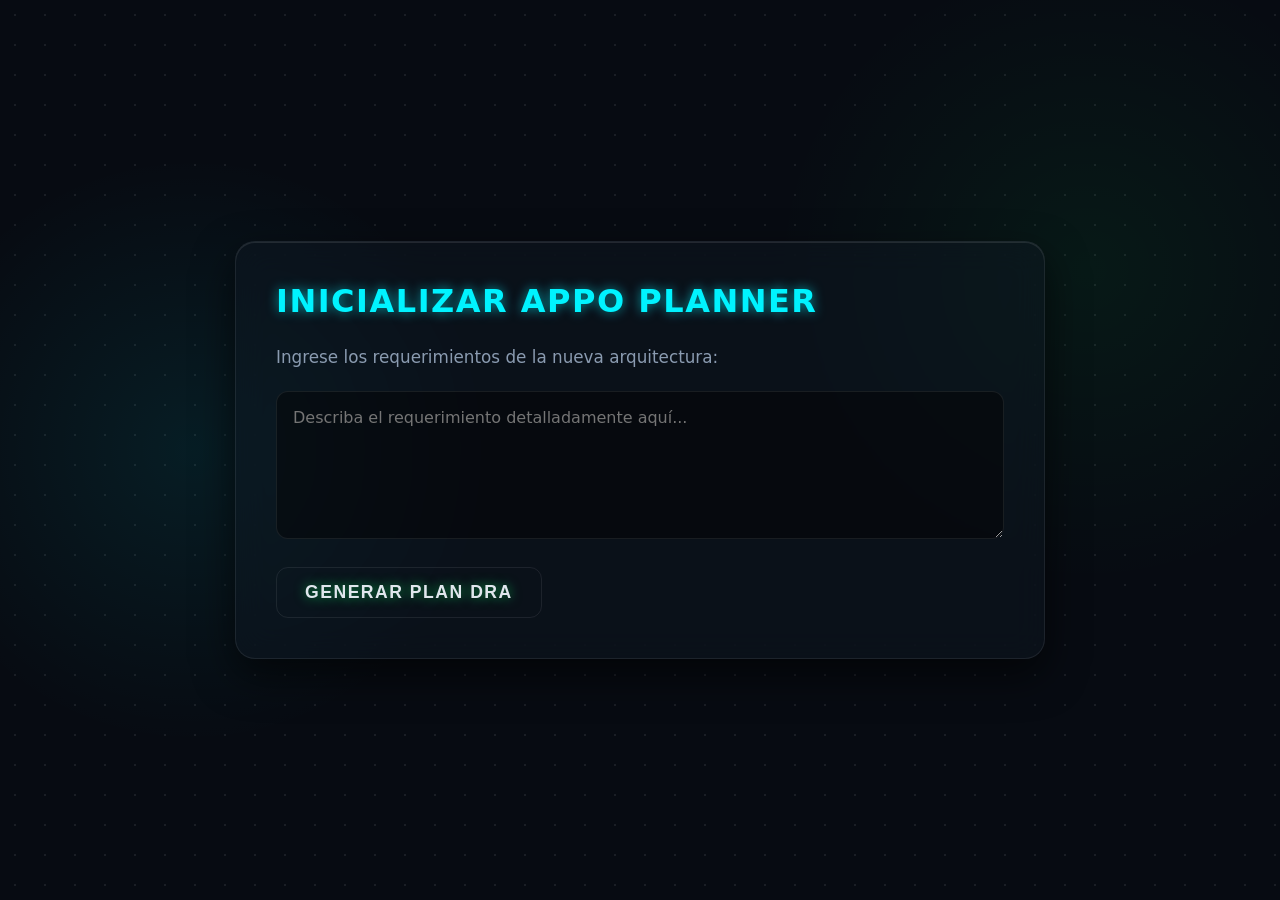
<file: APPO_Planner_Standalone/public/index.html>
<!DOCTYPE html>
<html lang="es">
<head>
    <meta charset="UTF-8">
    <meta name="viewport" content="width=device-width, initial-scale=1.0">
    <title>APPO Planner Standalone - SPA</title>
    <link rel="stylesheet" href="css/styles.css">
</head>
<body>
    <div id="app-container">
        <!-- Fase 1, Vista 1: Ingreso del requerimiento -->
        <section id="view-input" class="view active">
            <div class="glass-panel">
                <h1 class="neon-text blue-accent">Inicializar APPO Planner</h1>
                <p>Ingrese los requerimientos de la nueva arquitectura:</p>
                <textarea id="user-prompt" placeholder="Describa el requerimiento detalladamente aquí..." rows="6"></textarea>
                <button id="btn-submit" class="neon-btn green-accent">Generar Plan DRA</button>
            </div>
        </section>

        <!-- Fase 1, Vista 2: Pantalla de carga inmersiva -->
        <section id="view-loading" class="view">
            <div class="glass-panel text-center">
                <h2 class="neon-text blue-accent">Procesando Arquitectura</h2>
                <div class="terminal-loader">
                    <span class="text">Analizando requerimientos</span><span class="cursor blinking">_</span>
                </div>
                <div class="loader-spinner neon-spinner"></div>
            </div>
        </section>

        <!-- Fase 1, Vista 3: Panel del formulario dinámico (DRA) -->
        <section id="view-dra" class="view">
            <div class="glass-panel">
                <h2 class="neon-text green-accent">Documento de Requerimientos y Arquitectura (DRA)</h2>
                <p>Revise y edite los atributos generados por el planeador.</p>
                <div id="dra-dynamic-fields" class="dynamic-form">
                    <!-- Los campos dinámicos se renderizarán aquí -->
                </div>
                <div class="actions">
                    <button id="btn-save" class="neon-btn blue-accent">Guardar en masterSummary</button>
                </div>
            </div>
        </section>
    </div>
    
    <script src="js/app.js"></script>
</body>
</html>
</file>
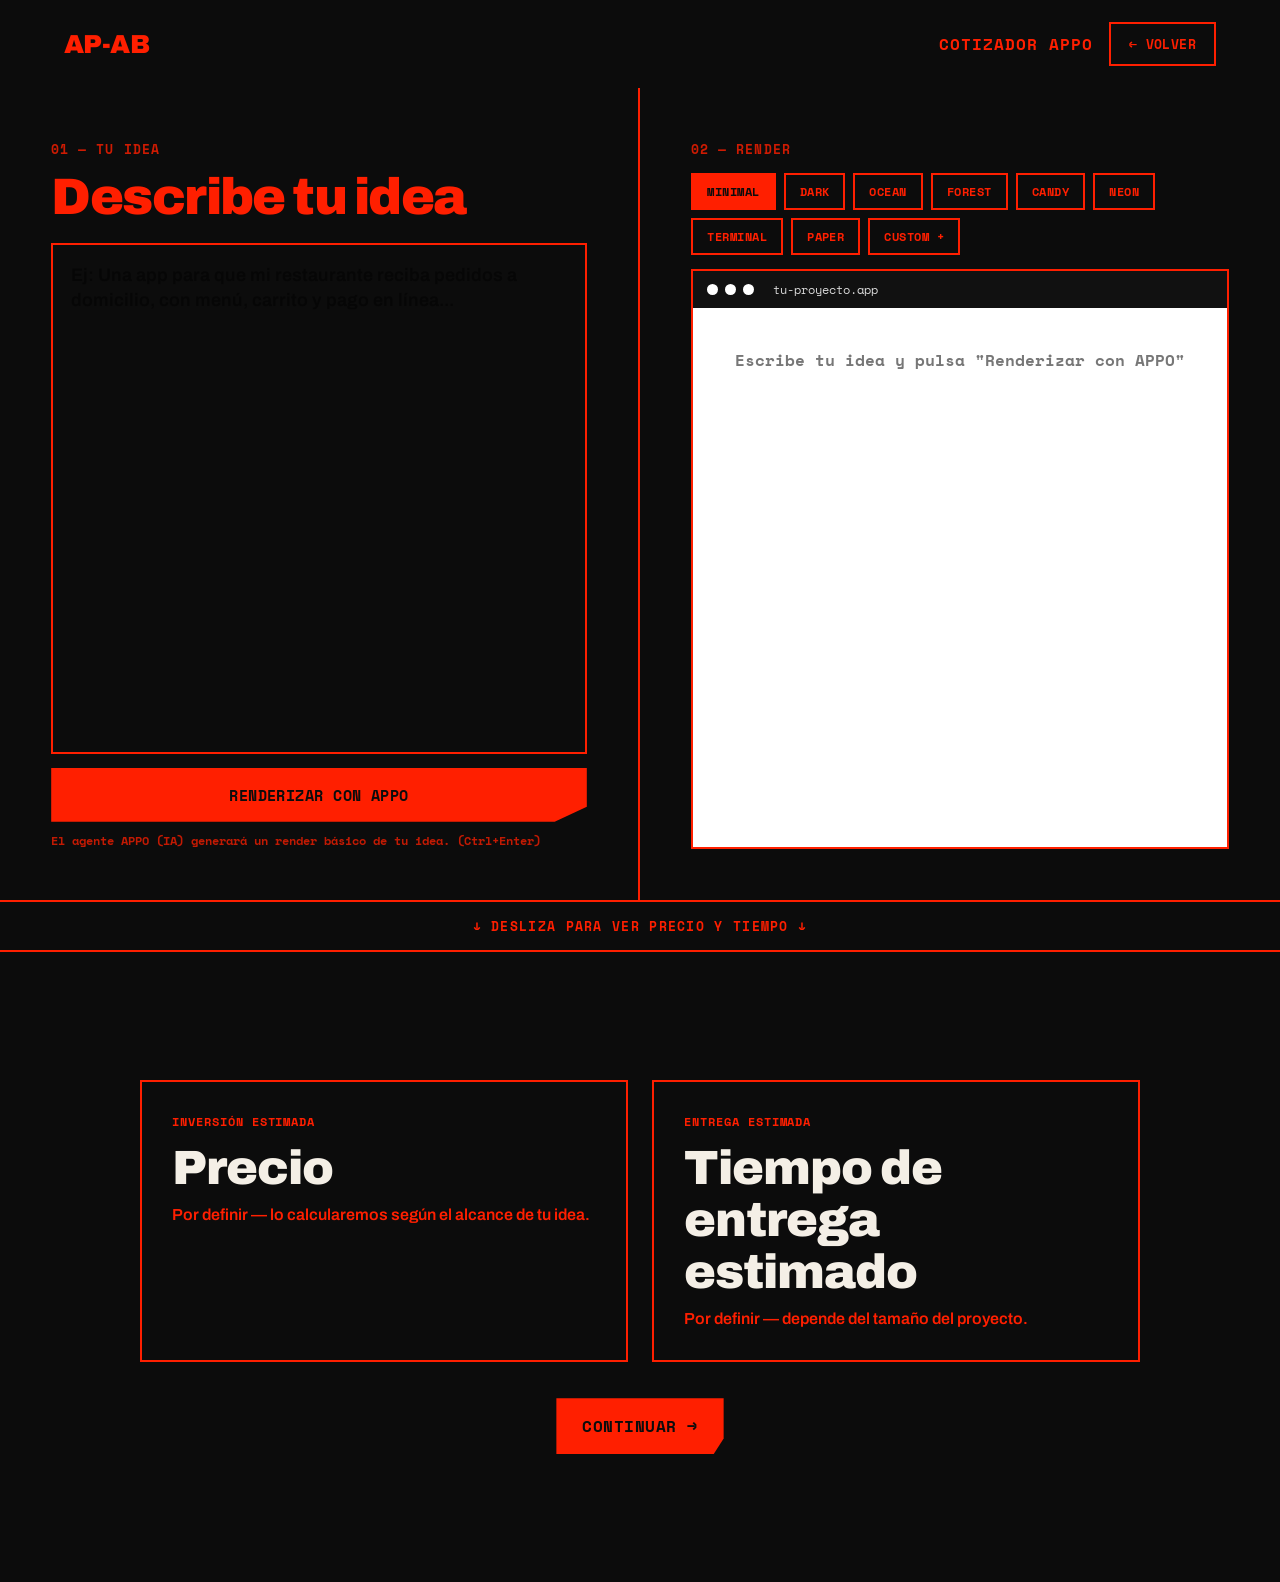
<file: cotizador.html>
<!DOCTYPE html>
<html lang="es">
<head>
  <meta charset="UTF-8" />
  <meta name="viewport" content="width=device-width, initial-scale=1.0" />
  <title>Cotizador — Ap-Ab</title>
  <link rel="preconnect" href="https://fonts.googleapis.com" />
  <link rel="preconnect" href="https://fonts.gstatic.com" crossorigin />
  <link href="https://fonts.googleapis.com/css2?family=Archivo:wght@600;700;800;900&family=Space+Mono:wght@400;700&display=swap" rel="stylesheet" />
  <link rel="stylesheet" href="styles.css" />
  <link rel="stylesheet" href="cotizador.css" />
</head>
<body class="cotizador">
  <div class="grain" aria-hidden="true"></div>

  <header class="topbar cz-top">
    <a class="brand" href="index.html">AP-AB</a>
    <div class="cz-top-right">
      <span class="cz-brand">Cotizador APPO</span>
      <a class="btn btn-ghost back" href="index.html">← Volver</a>
    </div>
  </header>

  <!-- ===== SPLIT: idea / render ===== -->
  <section class="split">
    <div class="split-half input-half">
      <span class="half-tag">01 — TU IDEA</span>
      <h1 class="cz-h1">Describe tu idea</h1>
      <textarea id="ideaInput" placeholder="Ej: Una app para que mi restaurante reciba pedidos a domicilio, con menú, carrito y pago en línea..."></textarea>
      <button class="btn btn-solid cz-gen" id="genBtn">Renderizar con APPO</button>
      <p class="cz-hint">El agente APPO (IA) generará un render básico de tu idea. (Ctrl+Enter)</p>
    </div>

    <div class="split-half render-half">
      <span class="half-tag">02 — RENDER</span>
      <div class="style-picker" id="stylePicker">
        <button data-theme="t-minimal" class="is-sel">Minimal</button>
        <button data-theme="t-dark">Dark</button>
        <button data-theme="t-ocean">Ocean</button>
        <button data-theme="t-forest">Forest</button>
        <button data-theme="t-candy">Candy</button>
        <button data-theme="t-neon">Neon</button>
        <button data-theme="t-terminal">Terminal</button>
        <button data-theme="t-paper">Paper</button>
        <button data-theme="t-custom" class="custom-btn">Custom +</button>
      </div>

      <div class="custom-panel" id="customPanel" hidden>
        <div class="cp-grid">
          <label>Fondo<input type="color" data-var="--t-bg" value="#ffffff"></label>
          <label>Texto<input type="color" data-var="--t-fg" value="#111111"></label>
          <label>Título<input type="color" data-var="--t-title" value="#111111"></label>
          <label>Acento<input type="color" data-var="--t-accent" value="#111111"></label>
          <label>Texto acento<input type="color" data-var="--t-accent-fg" value="#ffffff"></label>
          <label>Borde<input type="color" data-var="--t-border" value="#111111"></label>
          <label>Tarjeta<input type="color" data-var="--t-card" value="#ffffff"></label>
          <label>Barra<input type="color" data-var="--t-bar" value="#111111"></label>
          <label>Botón fondo<input type="color" data-var="--t-cta-bg" value="#111111"></label>
          <label>Botón texto<input type="color" data-var="--t-cta-fg" value="#ffffff"></label>
        </div>
        <div class="cp-row">
          <label>Fuente
            <select data-var="--t-font" id="cpFont">
              <option value="'Archivo',sans-serif">Archivo</option>
              <option value="'Space Mono',monospace">Space Mono</option>
              <option value="Georgia,serif">Georgia (serif)</option>
              <option value="'Courier New',monospace">Courier</option>
              <option value="system-ui,sans-serif">Sistema</option>
            </select>
          </label>
          <label>Bordes redondeados
            <input type="range" data-var="--t-radius" min="0" max="24" value="0" id="cpRadius">
          </label>
          <label>Tamaño base
            <input type="range" data-var="--t-base" min="13" max="22" value="16" id="cpBase">
          </label>
        </div>
      </div>

      <div class="browser t-minimal" id="browser">
        <div class="browser-bar">
          <span></span><span></span><span></span>
          <em id="renderUrl">tu-proyecto.app</em>
        </div>
        <div class="browser-body" id="renderBody">
          <div class="render-empty">Tu idea aparecerá aquí</div>
        </div>
      </div>
    </div>
  </section>

  <div class="scroll-cue">↓ DESLIZA PARA VER PRECIO Y TIEMPO ↓</div>

  <!-- ===== PRECIO / TIEMPO ===== -->
  <section class="pricing">
    <div class="price-grid">
      <div class="price-card">
        <span class="card-tag">INVERSIÓN ESTIMADA</span>
        <h2 class="price-value">Precio</h2>
        <p>Por definir — lo calcularemos según el alcance de tu idea.</p>
      </div>
      <div class="price-card">
        <span class="card-tag">ENTREGA ESTIMADA</span>
        <h2 class="price-value">Tiempo de entrega estimado</h2>
        <p>Por definir — depende del tamaño del proyecto.</p>
      </div>
    </div>
    <a class="btn btn-solid cz-final" href="proceso.html" id="finalCta">Continuar →</a>
  </section>

  <script src="cotizador.js"></script>
</body>
</html>
</file>
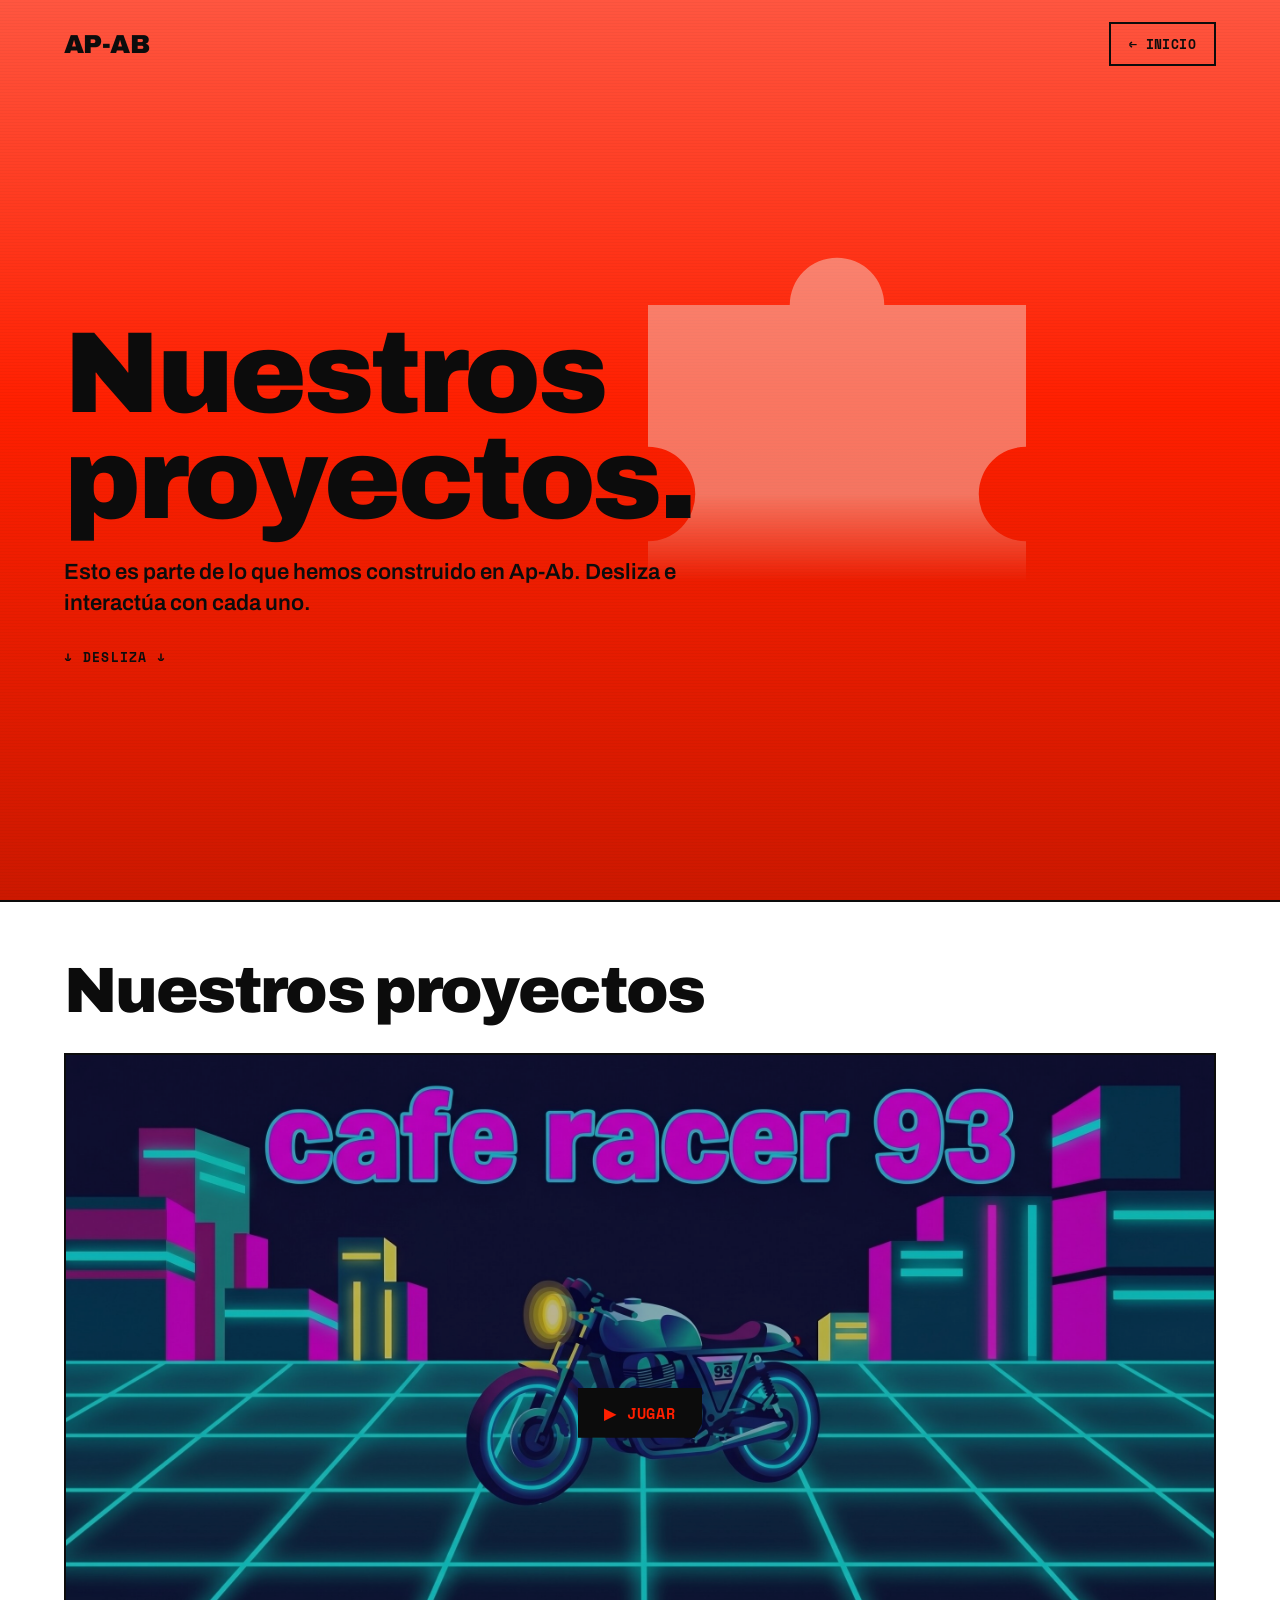
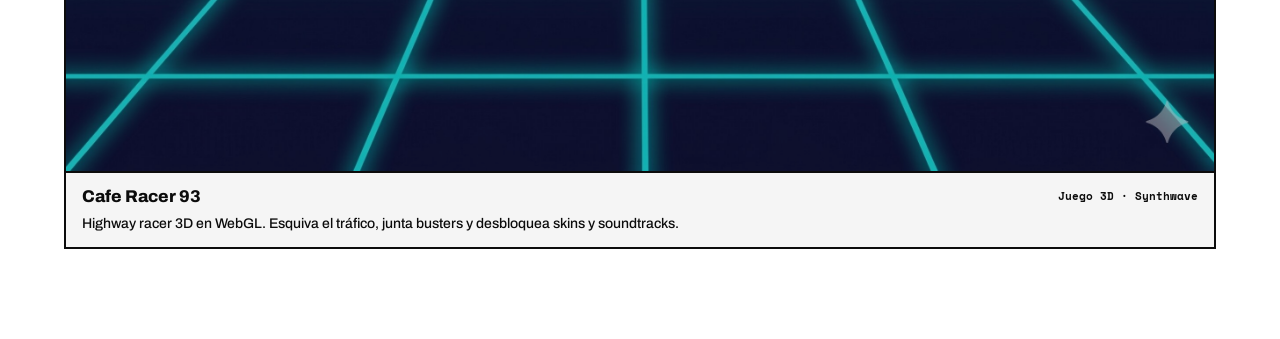
<file: proyectos.html>
<!DOCTYPE html>
<html lang="es">
<head>
  <meta charset="UTF-8" />
  <meta name="viewport" content="width=device-width, initial-scale=1.0" />
  <title>Nuestros proyectos — Ap-Ab</title>
  <link rel="preconnect" href="https://fonts.googleapis.com" />
  <link rel="preconnect" href="https://fonts.gstatic.com" crossorigin />
  <link href="https://fonts.googleapis.com/css2?family=Archivo:wght@600;700;800;900&family=Space+Mono:wght@400;700&display=swap" rel="stylesheet" />
  <link rel="stylesheet" href="styles.css" />
  <link rel="stylesheet" href="proceso.css" />
</head>
<body class="proceso">
  <div class="grain" aria-hidden="true"></div>

  <header class="topbar pr-top">
    <a class="brand" href="index.html">AP-AB</a>
    <a class="btn btn-ghost back" href="index.html">← Inicio</a>
  </header>

  <section class="gracias">
    <div class="gracias-hero">
      <!-- Pieza de rompecabezas de fondo (off-white); scrollea con el título -->
      <div class="puzzlemark" aria-hidden="true">
        <svg viewBox="0 0 200 200" xmlns="http://www.w3.org/2000/svg">
          <path d="M40 40 H85 a15 15 0 1 1 30 0 H160 V85 a15 15 0 1 0 0 30 V160 H115 a15 15 0 1 1 -30 0 H40 V115 a15 15 0 1 0 0 -30 Z"/>
        </svg>
      </div>
      <h1 class="gracias-typed" id="graciasMsg" hidden></h1>
      <h1 class="gracias-default" id="graciasTitle">Nuestros<br />proyectos.</h1>
      <p class="gracias-sub">Esto es parte de lo que hemos construido en Ap-Ab. Desliza e interactúa con cada uno.</p>
      <span class="scroll-cue">↓ DESLIZA ↓</span>
    </div>

    <div class="gallery" id="galeria">
      <h2 class="gallery-title">Nuestros proyectos</h2>
      <div class="gallery-grid" id="galleryGrid"><!-- se llena con JS --></div>
    </div>
  </section>

  <!-- Overlay para jugar a pantalla completa -->
  <div class="play-overlay" id="playOverlay" hidden>
    <div class="play-bar">
      <span class="play-title" id="playTitle"></span>
      <button class="play-close" id="playClose" aria-label="Cerrar">✕ CERRAR</button>
    </div>
    <iframe class="play-frame" id="playFrame" title="Proyecto"
      allow="autoplay; fullscreen; gamepad; pointer-lock"
      sandbox="allow-scripts allow-same-origin allow-forms allow-popups allow-pointer-lock"></iframe>
  </div>

  <script src="projects.js"></script>
  <script>
    // El mensaje de "gracias" (animado tipo terminal) solo si se llega desde el envío del correo
    if (new URLSearchParams(location.search).get("from") === "lead") {
      const title = document.getElementById("graciasTitle");
      const sub = document.querySelector(".gracias-sub");
      const msg = document.getElementById("graciasMsg");
      title.hidden = true;
      if (sub) sub.hidden = true;
      msg.hidden = false;

      const text = "> Nos pondremos en contacto contigo_";
      let i = 0;
      const caret = '<span class="caret">▋</span>';
      (function type() {
        msg.innerHTML = text.slice(0, i) + caret;
        if (i < text.length) { i++; setTimeout(type, 55); }
      })();
    }

    const grid = document.getElementById("galleryGrid");
    const projects = (window.PROJECTS || []);
    const esc = (s) => String(s == null ? "" : s).replace(/[&<>"]/g, c => ({ "&": "&amp;", "<": "&lt;", ">": "&gt;", '"': "&quot;" }[c]));

    if (!projects.length) {
      grid.innerHTML = '<div class="project-card empty">Próximamente: aquí podrás interactuar con nuestras apps.</div>';
    } else {
      grid.innerHTML = projects.map((p, i) => `
        <div class="project-card">
          <div class="project-poster" ${p.poster ? `style="background-image:url('${esc(p.poster)}')"` : ""}>
            <button class="project-play" data-i="${i}" aria-label="Jugar ${esc(p.nombre)}">▶ JUGAR</button>
          </div>
          <div class="project-body">
            <div class="project-head"><b>${esc(p.nombre || "Proyecto")}</b><span>${esc(p.tag || "")}</span></div>
            ${p.desc ? `<p class="project-desc">${esc(p.desc)}</p>` : ""}
          </div>
        </div>
      `).join("");

      const overlay = document.getElementById("playOverlay");
      const frame = document.getElementById("playFrame");
      const playTitle = document.getElementById("playTitle");

      function openPlay(p) {
        playTitle.textContent = p.nombre || "Proyecto";
        frame.src = p.url;
        overlay.hidden = false;
        document.body.style.overflow = "hidden";
        setTimeout(() => frame.focus(), 100);
      }
      function closePlay() {
        overlay.hidden = true;
        frame.src = "about:blank";
        document.body.style.overflow = "";
      }
      grid.querySelectorAll(".project-play").forEach(btn => {
        btn.addEventListener("click", () => openPlay(projects[+btn.dataset.i]));
      });
      document.getElementById("playClose").addEventListener("click", closePlay);
      document.addEventListener("keydown", e => { if (e.key === "Escape" && !overlay.hidden) closePlay(); });
    }
  </script>
</body>
</html>
</file>
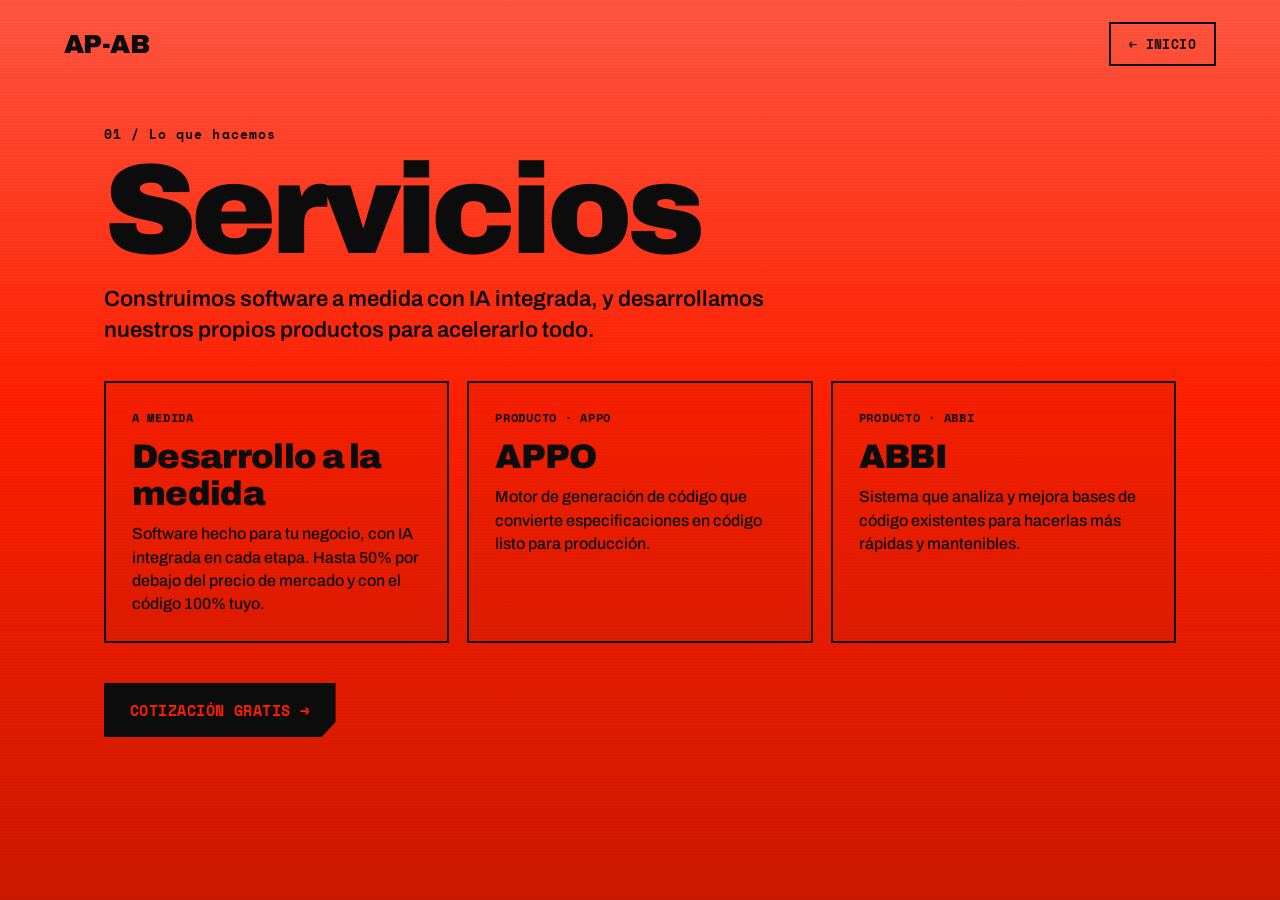
<file: servicios.html>
<!DOCTYPE html>
<html lang="es">
<head>
  <meta charset="UTF-8" />
  <meta name="viewport" content="width=device-width, initial-scale=1.0" />
  <title>Servicios — Ap-Ab</title>
  <link rel="preconnect" href="https://fonts.googleapis.com" />
  <link rel="preconnect" href="https://fonts.gstatic.com" crossorigin />
  <link href="https://fonts.googleapis.com/css2?family=Archivo:wght@600;700;800;900&family=Space+Mono:wght@400;700&display=swap" rel="stylesheet" />
  <link rel="stylesheet" href="styles.css" />
  <link rel="stylesheet" href="servicios.css" />
</head>
<body class="servicios-page">
  <div class="grain" aria-hidden="true"></div>

  <header class="topbar sv-top">
    <a class="brand" href="index.html">AP-AB</a>
    <a class="btn btn-ghost back" href="index.html">← Inicio</a>
  </header>

  <main class="sv-main">
    <div class="sv-head">
      <span class="sv-tag">01 / Lo que hacemos</span>
      <h1 class="sv-title">Servicios</h1>
      <p class="sv-lead">Construimos software a medida con IA integrada, y desarrollamos nuestros propios productos para acelerarlo todo.</p>
    </div>

    <div class="sv-grid">
      <article class="sv-card">
        <span class="card-tag">A MEDIDA</span>
        <h2>Desarrollo a la medida</h2>
        <p>Software hecho para tu negocio, con IA integrada en cada etapa. Hasta 50% por debajo del precio de mercado y con el código 100% tuyo.</p>
      </article>
      <article class="sv-card">
        <span class="card-tag">PRODUCTO · APPO</span>
        <h2>APPO</h2>
        <p>Motor de generación de código que convierte especificaciones en código listo para producción.</p>
      </article>
      <article class="sv-card">
        <span class="card-tag">PRODUCTO · ABBI</span>
        <h2>ABBI</h2>
        <p>Sistema que analiza y mejora bases de código existentes para hacerlas más rápidas y mantenibles.</p>
      </article>
    </div>

    <div class="sv-actions">
      <a class="btn btn-solid" href="cotizador.html">Cotización gratis →</a>
    </div>
  </main>
</body>
</html>
</file>
<file: APPO_Planner_Standalone/public/css/styles.css>
/* 
 * Motor de Estilos - APPO Planner Standalone
 * Implementación Glassmorphism Puro y Neon Accents
 */

:root {
    --bg-dark: #070b12;
    --glass-bg: rgba(16, 25, 36, 0.45);
    --glass-border: rgba(255, 255, 255, 0.08);
    --neon-blue: #00f3ff;
    --neon-green: #00ff66;
    --neon-red: #ff0055;
    --text-main: #e0e6ed;
    --text-muted: #8a9bb0;
    --font-family: 'Inter', 'Segoe UI', system-ui, sans-serif;
}

* {
    box-sizing: border-box;
    margin: 0;
    padding: 0;
}

body {
    background-color: var(--bg-dark);
    color: var(--text-main);
    font-family: var(--font-family);
    min-height: 100vh;
    display: flex;
    justify-content: center;
    align-items: center;
    overflow: hidden;
    /* Fondo estilo tech / cyber */
    background-image: 
        radial-gradient(circle at 15% 50%, rgba(0, 243, 255, 0.08), transparent 25%),
        radial-gradient(circle at 85% 30%, rgba(0, 255, 102, 0.06), transparent 25%),
        radial-gradient(var(--glass-border) 1px, transparent 1px);
    background-size: 100% 100%, 100% 100%, 30px 30px;
    background-attachment: fixed;
}

#app-container {
    width: 100%;
    max-width: 850px;
    padding: 20px;
    position: relative;
    z-index: 10;
}

/* Manejo de vistas SPA */
.view {
    display: none;
    opacity: 0;
}

.view.active {
    display: flex;
    flex-direction: column;
    animation: fadeSlideIn 0.6s cubic-bezier(0.16, 1, 0.3, 1) forwards;
}

/* Glassmorphism Puro */
.glass-panel {
    background: var(--glass-bg);
    backdrop-filter: blur(16px);
    -webkit-backdrop-filter: blur(16px);
    border: 1px solid var(--glass-border);
    border-radius: 20px;
    padding: 40px;
    box-shadow: 0 16px 40px rgba(0, 0, 0, 0.6), inset 0 1px 0 rgba(255, 255, 255, 0.1);
    transition: transform 0.3s ease, box-shadow 0.3s ease;
}

.text-center {
    text-align: center;
}

/* Tipografía y Acentos Neón */
h1, h2 {
    margin-bottom: 24px;
    font-weight: 700;
    letter-spacing: 1.5px;
    font-size: 2rem;
}

.neon-text {
    text-transform: uppercase;
}

.blue-accent {
    color: var(--neon-blue);
    text-shadow: 0 0 12px rgba(0, 243, 255, 0.6);
}

.green-accent {
    color: var(--neon-green);
    text-shadow: 0 0 12px rgba(0, 255, 102, 0.6);
}

.red-accent {
    color: var(--neon-red);
    text-shadow: 0 0 12px rgba(255, 0, 85, 0.6);
}

p {
    margin-bottom: 20px;
    font-size: 1.05rem;
    color: var(--text-muted);
    line-height: 1.6;
}

/* Elementos de Formulario */
textarea, input[type="text"] {
    width: 100%;
    background: rgba(0, 0, 0, 0.4);
    border: 1px solid var(--glass-border);
    color: var(--text-main);
    padding: 16px;
    border-radius: 12px;
    font-family: inherit;
    font-size: 1rem;
    margin-bottom: 24px;
    outline: none;
    transition: border-color 0.3s ease, box-shadow 0.3s ease, background 0.3s ease;
}

textarea:focus, input[type="text"]:focus {
    border-color: var(--neon-blue);
    background: rgba(0, 243, 255, 0.05);
    box-shadow: 0 0 12px rgba(0, 243, 255, 0.3), inset 0 0 8px rgba(0, 243, 255, 0.1);
}

textarea {
    resize: vertical;
    min-height: 140px;
}

/* Botones Neón */
.neon-btn {
    background: transparent;
    color: var(--text-main);
    border: 1px solid var(--glass-border);
    padding: 14px 28px;
    border-radius: 12px;
    cursor: pointer;
    font-size: 1.1rem;
    font-weight: 600;
    text-transform: uppercase;
    letter-spacing: 1.5px;
    transition: all 0.3s ease;
    display: inline-flex;
    align-items: center;
    justify-content: center;
}

.neon-btn.green-accent:hover {
    border-color: var(--neon-green);
    background: rgba(0, 255, 102, 0.15);
    box-shadow: 0 0 20px rgba(0, 255, 102, 0.5);
    color: #fff;
    transform: translateY(-2px);
}

.neon-btn.blue-accent:hover {
    border-color: var(--neon-blue);
    background: rgba(0, 243, 255, 0.15);
    box-shadow: 0 0 20px rgba(0, 243, 255, 0.5);
    color: #fff;
    transform: translateY(-2px);
}

.actions {
    margin-top: 30px;
    text-align: right;
}

/* Animaciones de Carga (Loader Inmersivo) */
.terminal-loader {
    margin: 40px 0 20px;
    font-family: 'Courier New', Courier, monospace;
    font-size: 1.4rem;
    color: var(--neon-blue);
    letter-spacing: 2px;
}

.cursor.blinking {
    animation: blink 1s step-end infinite;
    display: inline-block;
    width: 12px;
    height: 1.4rem;
    background-color: var(--neon-blue);
    vertical-align: bottom;
    margin-left: 4px;
}

.loader-spinner {
    width: 60px;
    height: 60px;
    border: 3px solid transparent;
    border-top-color: var(--neon-blue);
    border-right-color: var(--neon-green);
    border-radius: 50%;
    margin: 30px auto 0;
    animation: spin 1.2s cubic-bezier(0.68, -0.55, 0.265, 1.55) infinite;
}

/* Formulario Dinámico DRA */
.dynamic-form {
    max-height: 55vh;
    overflow-y: auto;
    padding-right: 15px;
    margin-bottom: 20px;
}

/* Custom Scrollbar */
.dynamic-form::-webkit-scrollbar {
    width: 8px;
}

.dynamic-form::-webkit-scrollbar-track {
    background: rgba(0, 0, 0, 0.3);
    border-radius: 4px;
}

.dynamic-form::-webkit-scrollbar-thumb {
    background: rgba(255, 255, 255, 0.2);
    border-radius: 4px;
}

.dynamic-form::-webkit-scrollbar-thumb:hover {
    background: var(--neon-blue);
}

.form-group {
    margin-bottom: 20px;
    text-align: left;
}

.form-group label {
    display: block;
    margin-bottom: 8px;
    font-weight: 600;
    color: var(--neon-blue);
    text-transform: capitalize;
    font-size: 0.95rem;
    letter-spacing: 0.5px;
}

/* Keyframes */
@keyframes fadeSlideIn {
    from { 
        opacity: 0; 
        transform: translateY(20px) scale(0.98); 
    }
    to { 
        opacity: 1; 
        transform: translateY(0) scale(1); 
    }
}

@keyframes blink {
    0%, 100% { opacity: 1; }
    50% { opacity: 0; }
}

@keyframes spin {
    0% { transform: rotate(0deg); }
    100% { transform: rotate(360deg); }
}
</file>
<file: styles.css>
:root{
  --orange:#ff1f00;
  --orange-2:#ff4a2e;
  --ink:#0c0c0c;
  --paper:#ff1f00;
  --off:#f4efe6;   /* blanco hueso / off-white para detalles */
  --orange-lo:#ff5640;  /* naranja claro del manual */
  --orange-hi:#cc1800;  /* naranja oscuro del manual */
}

/* Gradiente descendente del color principal (todas las páginas menos cotización) */
body:not(.cotizador){
  background:linear-gradient(180deg,var(--orange-lo) 0%,var(--paper) 45%,var(--orange-hi) 100%);
  background-attachment:fixed;
}

*{box-sizing:border-box;margin:0;padding:0}
html,body{height:100%}
body{
  font-family:"Archivo",system-ui,sans-serif;
  background:var(--paper);
  color:var(--ink);
  height:100vh;
  overflow:hidden;            /* sin scroll */
  display:flex;
  flex-direction:column;
  position:relative;
}

/* texture + giant watermark */
.grain{
  position:fixed;inset:0;pointer-events:none;z-index:1;
  background:
    repeating-linear-gradient(0deg,rgba(0,0,0,.05) 0 1px,transparent 1px 3px);
  mix-blend-mode:multiply;opacity:.5;
}
.bigmark{
  position:fixed;right:-4vw;bottom:-12vh;z-index:0;
  font-weight:900;font-size:48vh;line-height:.8;
  color:rgba(0,0,0,.06);letter-spacing:-.05em;pointer-events:none;user-select:none;
}

/* ===== TOPBAR ===== */
.topbar{
  position:relative;z-index:40;
  display:flex;align-items:center;justify-content:space-between;
  padding:22px clamp(20px,5vw,64px);
  padding-right:max(clamp(20px,5vw,64px),74px);
}

/* Logo de texto editable (cambia fuente/color aquí) */
.brand{
  font-family:"Archivo",sans-serif;font-weight:900;
  font-size:26px;letter-spacing:-.02em;color:var(--ink);
  text-decoration:none;cursor:pointer;line-height:1;
}
.logo{
  font-weight:900;font-size:26px;letter-spacing:.04em;cursor:pointer;
}
.tabs{display:flex;gap:8px;align-items:center}
.tab{
  font-family:"Space Mono",monospace;font-weight:700;font-size:14px;
  letter-spacing:.02em;text-transform:uppercase;
  background:transparent;border:0;color:var(--ink);cursor:pointer;
  padding:10px 16px;border-radius:2px;opacity:.7;transition:.15s;
}
.tab:hover{opacity:1}
.tab.is-active{opacity:1;background:rgba(0,0,0,.08)}
.tab.cta{
  background:var(--ink);color:var(--paper);opacity:1;
  clip-path:polygon(0 0,100% 0,100% 70%,92% 100%,0 100%);
  padding:11px 20px;
}
.tab.cta.is-active{background:var(--ink)}
/* Botón hamburguesa (3 barras dibujadas, siempre visible) */
.menu-toggle{display:none;background:none;border:0;cursor:pointer;
  width:46px;height:46px;padding:0;align-items:center;justify-content:center;z-index:30}
.mt-bars{position:relative;display:block;width:26px;height:18px}
.mt-bars span{position:absolute;left:0;width:100%;height:3px;background:var(--ink);border-radius:2px;
  transition:transform .25s ease,opacity .2s ease}
.mt-bars span:nth-child(1){top:0}
.mt-bars span:nth-child(2){top:50%;transform:translateY(-50%)}
.mt-bars span:nth-child(3){bottom:0}
.menu-toggle.is-open .mt-bars span:nth-child(1){top:50%;transform:translateY(-50%) rotate(45deg)}
.menu-toggle.is-open .mt-bars span:nth-child(2){opacity:0}
.menu-toggle.is-open .mt-bars span:nth-child(3){bottom:50%;transform:translateY(50%) rotate(-45deg)}

/* Sub-sección desplegable (Nosotros > Nuestros proyectos) */
.tab-group{position:relative;display:flex;align-items:center}
.subtabs{
  position:absolute;top:100%;left:0;z-index:30;
  background:var(--ink);padding:6px;min-width:200px;
  display:none;flex-direction:column;
}
.tab-group:hover .subtabs,.tab-group:focus-within .subtabs,.tab-group.open .subtabs{display:flex}
.subtabs a,.subtabs .subtab{
  font-family:"Space Mono",monospace;font-weight:700;font-size:13px;letter-spacing:.02em;
  text-transform:uppercase;color:var(--paper);text-decoration:none;padding:10px 12px;white-space:nowrap;
  background:none;border:0;cursor:pointer;text-align:left;
}
.subtabs a:hover,.subtabs .subtab:hover{background:rgba(255,255,255,.16)}

/* ===== STAGE / PANELS ===== */
.stage{position:relative;z-index:5;flex:1;min-height:0;display:flex}
.panel{
  display:none;width:100%;align-items:center;
  padding:0 clamp(20px,5vw,64px);
  padding-right:max(clamp(20px,5vw,64px),74px);
}
.panel.is-active{display:flex;animation:rise .4s ease both}
@keyframes rise{from{opacity:0;transform:translateY(18px)}to{opacity:1;transform:none}}
.panel-inner{width:100%;max-width:1100px;margin:0 auto}

/* ===== HERO ===== */
.hero{max-width:min(100%,1000px)}
.hero-title{
  font-weight:900;letter-spacing:-.035em;line-height:.92;
  font-size:clamp(32px,6.4vw,92px);
  word-break:break-word;
}
.hero-title .accent{color:var(--off);-webkit-text-stroke:0}
.hero-sub{
  font-size:clamp(16px,2vw,22px);font-weight:600;max-width:620px;
  margin:26px 0 34px;line-height:1.35;
}
.hero-actions{display:flex;gap:14px;flex-wrap:wrap;margin-top:34px}

/* ===== BUTTONS ===== */
.btn{
  font-family:"Space Mono",monospace;font-weight:700;font-size:15px;
  text-transform:uppercase;letter-spacing:.03em;cursor:pointer;
  padding:16px 26px;border:0;text-decoration:none;display:inline-block;transition:.15s;
}
.btn-solid{
  background:var(--ink);color:var(--paper);
  clip-path:polygon(0 0,100% 0,100% 72%,94% 100%,0 100%);
}
.btn-solid:hover{transform:translate(-2px,-2px)}
.btn-ghost{background:transparent;color:var(--ink);border:2px solid var(--ink)}
.btn-ghost:hover{background:var(--ink);color:var(--paper)}

/* ===== TITLES ===== */
.panel-title{font-weight:900;font-size:clamp(34px,6vw,72px);letter-spacing:-.03em;margin-bottom:18px}
.lead{font-size:clamp(16px,2vw,22px);font-weight:600;max-width:720px;line-height:1.4}

/* ===== CARDS ===== */
.cols{display:grid;grid-template-columns:repeat(3,1fr);gap:16px;margin:8px 0 24px}
.card{border:2px solid var(--ink);padding:22px;background:rgba(0,0,0,.04)}
.card-tag{font-family:"Space Mono",monospace;font-size:12px;font-weight:700;letter-spacing:.08em}
.card h3{font-size:24px;font-weight:800;margin:10px 0 8px}
.card p{font-size:15px;font-weight:500;line-height:1.4}
.steps{display:flex;flex-wrap:wrap;gap:10px;list-style:none}
.steps li{font-family:"Space Mono",monospace;font-weight:700;font-size:13px;border:2px solid var(--ink);padding:8px 12px}
.steps b{margin-right:6px}

/* ===== EQUIPO ===== */
/* El panel "Quiénes somos" puede ser alto: que pueda hacer scroll dentro del stage */
#nosotros{align-items:flex-start;overflow-y:auto;
  padding-top:clamp(20px,4vh,48px);padding-bottom:clamp(20px,5vh,56px)}
.team-title{font-weight:900;font-size:clamp(22px,3vw,32px);letter-spacing:-.02em;margin:40px 0 18px}
.team{display:grid;grid-template-columns:repeat(auto-fit,minmax(320px,1fr));gap:16px}
.member{border:2px solid var(--ink);background:rgba(0,0,0,.04);padding:16px;
  display:flex;flex-direction:row;align-items:center;gap:14px}
.member-photo{flex:0 0 auto;width:120px;height:120px;aspect-ratio:1;object-fit:cover;display:block;
  border:2px solid var(--ink);background:var(--ink)}
.member-photo-ph{color:var(--paper);font-family:"Archivo",sans-serif;font-weight:900;
  font-size:42px;display:flex;align-items:center;justify-content:center;letter-spacing:.02em}
.member-info{display:flex;flex-direction:column;gap:4px;min-width:0}
.member h3{font-size:18px;font-weight:800;margin:0;line-height:1.1}
.member-role{font-family:"Space Mono",monospace;font-size:12px;font-weight:700;
  letter-spacing:.06em;text-transform:uppercase;opacity:.8}
.member-edu{font-size:14px;font-weight:500;line-height:1.35}

/* ===== STATS ===== */
.stats{display:grid;grid-template-columns:repeat(4,1fr);gap:16px;margin-top:34px}
.stat{padding-top:12px}
.stat b{display:block;font-size:clamp(28px,4vw,46px);font-weight:900;letter-spacing:-.02em;color:var(--off)}
.stat span{font-family:"Space Mono",monospace;font-size:13px;font-weight:700}

/* ===== CONTACT ===== */
.contact-grid{display:grid;grid-template-columns:1fr 1fr;gap:40px;align-items:center}
.direct{display:flex;flex-direction:column;gap:12px;margin-top:24px;max-width:360px}
.form{display:flex;flex-direction:column;gap:12px;max-width:460px;margin-left:auto;width:100%}
.form input,.form textarea{
  font-family:"Archivo",sans-serif;font-size:16px;font-weight:600;
  padding:14px;border:2px solid var(--ink);background:transparent;color:var(--ink);resize:none;
}
.form input::placeholder,.form textarea::placeholder{color:rgba(0,0,0,.55)}
.form input:focus,.form textarea:focus{outline:0;background:rgba(0,0,0,.06)}
.form-msg{font-family:"Space Mono",monospace;font-weight:700;font-size:13px;min-height:18px}

/* ===== TICKER (vertical, derecha) ===== */
.ticker{
  position:fixed;top:0;right:0;bottom:0;z-index:4;width:54px;
  border-left:2px solid var(--ink);overflow:hidden;
  display:flex;justify-content:center;
}
.ticker-track{
  display:flex;flex-direction:column;align-items:center;gap:30px;
  animation:scrollY 26s linear infinite;
}
.ticker-track span{
  font-family:"Space Mono",monospace;font-weight:700;font-size:13px;letter-spacing:.06em;
  writing-mode:vertical-rl;text-orientation:mixed;white-space:nowrap;
}
@keyframes scrollY{from{transform:translateY(0)}to{transform:translateY(-50%)}}

/* ===== RESPONSIVE ===== */
@media (max-width:780px){
  body{overflow-y:auto}
  .menu-toggle{display:inline-flex}
  .tabs{
    position:fixed;top:72px;right:12px;left:12px;z-index:25;
    flex-direction:column;gap:4px;align-items:stretch;
    background:var(--ink);padding:10px;display:none;
    box-shadow:0 18px 40px rgba(0,0,0,.35);
  }
  .tabs.open{display:flex;animation:menudrop .2s ease both}
  @keyframes menudrop{from{opacity:0;transform:translateY(-8px)}to{opacity:1;transform:none}}
  .tab{color:var(--paper);width:100%;text-align:left;opacity:1;
    font-size:16px;padding:15px 16px;border-radius:2px}
  .tab:hover,.tab:active{background:rgba(255,255,255,.12)}
  .tab.is-active{background:rgba(255,255,255,.18)}
  .tab.cta{clip-path:none;background:var(--paper);color:var(--ink);text-align:center;margin-top:4px}
  .tab-group{flex-direction:column;align-items:stretch;width:100%}
  .subtabs{position:static;display:none;background:rgba(255,255,255,.06);padding:2px 0;min-width:0;border-radius:2px}
  .subtabs a,.subtabs .subtab{color:var(--paper);opacity:.9;padding:13px 16px;font-size:15px;width:100%}
  .subtabs a:active,.subtabs .subtab:active{background:rgba(255,255,255,.14)}
  .cols{grid-template-columns:1fr}
  .stats{grid-template-columns:1fr 1fr}
  .team{grid-template-columns:1fr}
  .contact-grid{grid-template-columns:1fr}
  .form{margin:0}
  .ticker{display:none}
  .topbar,.panel{padding-right:clamp(20px,5vw,64px)}
}
</file>
<file: cotizador.css>
/* ===== Cotizador — COLORES INVERTIDOS (fondo negro, acento naranja) ===== */
body.cotizador{
  --paper:#0c0c0c;          /* antes era el naranja: ahora fondo negro */
  --ink:#ff1f00;            /* antes negro: ahora los textos/bordes son naranja */
  height:auto;
  overflow-y:auto;          /* esta pantalla SÍ scrollea */
  overflow-x:hidden;
}
body.cotizador .grain{mix-blend-mode:screen}

.cz-top{justify-content:space-between;padding-right:clamp(20px,5vw,64px)}
.cz-top-right{display:flex;align-items:center;gap:16px}
.back{padding:10px 18px;font-size:13px}
.cz-brand{font-family:"Space Mono",monospace;font-weight:700;letter-spacing:.06em;text-transform:uppercase}

/* ===== SPLIT 50/50 ===== */
.split{
  display:grid;grid-template-columns:1fr 1fr;
  min-height:calc(100vh - 88px);
}
.split-half{padding:clamp(24px,4vw,56px);display:flex;flex-direction:column}
.input-half{border-right:2px solid var(--ink)}
.half-tag{font-family:"Space Mono",monospace;font-weight:700;font-size:13px;letter-spacing:.08em;opacity:.8}
.cz-h1{font-weight:900;font-size:clamp(30px,4vw,52px);letter-spacing:-.03em;margin:10px 0 18px}

#ideaInput{
  flex:1;min-height:240px;resize:none;
  font-family:"Archivo",sans-serif;font-size:18px;font-weight:600;line-height:1.4;
  padding:18px;border:2px solid var(--ink);background:rgba(0,0,0,.04);color:var(--ink);
}
#ideaInput:focus{outline:0;background:rgba(0,0,0,.07)}
#ideaInput::placeholder{color:rgba(0,0,0,.5)}
.cz-gen{margin-top:14px;font-size:15px}
.cz-gen:disabled{opacity:.5;cursor:wait}
.cz-hint{font-family:"Space Mono",monospace;font-size:12px;font-weight:700;margin-top:10px;opacity:.75}

/* ===== Selector de estilos ===== */
.render-half{justify-content:flex-start}
.style-picker{display:flex;flex-wrap:wrap;gap:8px;margin-top:14px}
.style-picker button{
  font-family:"Space Mono",monospace;font-weight:700;font-size:12px;letter-spacing:.04em;
  padding:8px 14px;border:2px solid var(--ink);background:transparent;color:var(--ink);cursor:pointer;
  text-transform:uppercase;transition:.12s;
}
.style-picker button:hover{opacity:.7}
.style-picker button.is-sel{background:var(--ink);color:var(--paper)}

/* ===== Panel del tema personalizado ===== */
.custom-panel{margin-top:12px;border:2px solid var(--ink);padding:14px;background:rgba(255,255,255,.04)}
.cp-grid{display:grid;grid-template-columns:repeat(auto-fit,minmax(130px,1fr));gap:10px}
.custom-panel label{
  display:flex;flex-direction:column;gap:5px;
  font-family:"Space Mono",monospace;font-size:11px;font-weight:700;
  text-transform:uppercase;letter-spacing:.04em;color:var(--ink);
}
.custom-panel input[type="color"]{
  width:100%;height:34px;border:2px solid var(--ink);background:transparent;cursor:pointer;padding:2px;
}
.cp-row{display:grid;grid-template-columns:repeat(auto-fit,minmax(150px,1fr));gap:12px;margin-top:12px}
.custom-panel select,.custom-panel input[type="range"]{
  width:100%;font-family:"Space Mono",monospace;font-size:12px;
  border:2px solid var(--ink);background:var(--paper);color:var(--ink);padding:6px;
}
.custom-panel input[type="range"]{padding:0;height:30px}

/* ===== RENDER (mock browser) — estilizado por TEMA ===== */
.browser{
  flex:1;margin-top:14px;border:2px solid var(--ink);
  display:flex;flex-direction:column;min-height:320px;overflow:hidden;
  background:var(--t-bg);
  font-family:var(--t-font,"Archivo",sans-serif);
}
.browser-bar{display:flex;align-items:center;gap:7px;padding:10px 14px;background:var(--t-bar)}
.browser-bar span{width:11px;height:11px;border-radius:50%;background:var(--t-dot)}
.browser-bar em{font-family:"Space Mono",monospace;font-style:normal;font-size:12px;color:var(--t-bar-fg);margin-left:12px;opacity:.85}
.browser-body{padding:0;color:var(--t-fg);overflow-y:auto;flex:1;background:var(--t-bg);font-size:var(--t-base,16px);display:flex;flex-direction:column}
.render-empty{font-family:"Space Mono",monospace;color:var(--t-muted);font-weight:700;margin:40px 20px;text-align:center}
.render-frame{width:100%;flex:1;min-height:360px;border:0;background:var(--t-bg);display:block}

.r-title{font-weight:900;font-size:calc(var(--t-base,16px) * 1.65);letter-spacing:-.02em;margin-bottom:6px;color:var(--t-title)}
.r-sub{font-weight:600;color:var(--t-muted);margin-bottom:18px;font-size:calc(var(--t-base,16px) * .88)}
.r-nav{display:flex;gap:8px;flex-wrap:wrap;margin-bottom:18px}
.r-nav span{background:var(--t-accent);color:var(--t-accent-fg);font-weight:800;font-size:12px;padding:6px 12px;border-radius:var(--t-radius,0)}
.r-block{border:2px solid var(--t-border);padding:14px;margin-bottom:10px;border-radius:var(--t-radius,0);background:var(--t-card,transparent)}
.r-block b{display:block;font-size:15px;margin-bottom:4px;color:var(--t-fg)}
.r-block small{color:var(--t-muted);font-size:13px;font-weight:600}
.r-cta{display:inline-block;margin-top:6px;background:var(--t-cta-bg);color:var(--t-cta-fg);font-weight:800;
  padding:12px 20px;font-size:13px;border-radius:var(--t-radius,0)}
.r-sources{margin-top:auto;padding:14px 16px;border-top:1px dashed var(--t-border);font-size:12px;color:var(--t-muted);background:var(--t-bg)}
.r-sources b{display:block;margin-bottom:6px;color:var(--t-fg);font-family:"Space Mono",monospace;font-size:11px;text-transform:uppercase;letter-spacing:.05em}
.r-sources a{display:inline-block;color:var(--t-accent);font-weight:700;text-decoration:underline;margin-right:4px}
.r-sources small{display:block;margin-bottom:6px}

/* ===== 8 TEMAS (sin relación con AP-AB) ===== */
.t-minimal{--t-bg:#ffffff;--t-fg:#111;--t-title:#111;--t-muted:#777;--t-bar:#111;--t-bar-fg:#fff;--t-dot:#fff;--t-accent:#111;--t-accent-fg:#fff;--t-border:#111;--t-cta-bg:#111;--t-cta-fg:#fff}
.t-dark{--t-bg:#1c1f24;--t-fg:#e8eaed;--t-title:#fff;--t-muted:#9aa0a6;--t-bar:#0d0f12;--t-bar-fg:#cfd2d6;--t-dot:#3a3f47;--t-accent:#3b82f6;--t-accent-fg:#fff;--t-border:#3a3f47;--t-card:#23272e;--t-cta-bg:#3b82f6;--t-cta-fg:#fff;--t-radius:8px}
.t-ocean{--t-bg:#eef6fb;--t-fg:#0b3a5b;--t-title:#0b3a5b;--t-muted:#5b7a90;--t-bar:#0e7490;--t-bar-fg:#fff;--t-dot:#bae6fd;--t-accent:#0891b2;--t-accent-fg:#fff;--t-border:#7dd3fc;--t-card:#fff;--t-cta-bg:#0e7490;--t-cta-fg:#fff;--t-radius:10px}
.t-forest{--t-bg:#f1f7ef;--t-fg:#1f3d24;--t-title:#1f3d24;--t-muted:#5d7a5f;--t-bar:#15803d;--t-bar-fg:#fff;--t-dot:#bbf7d0;--t-accent:#16a34a;--t-accent-fg:#fff;--t-border:#86efac;--t-card:#fff;--t-cta-bg:#15803d;--t-cta-fg:#fff;--t-radius:10px}
.t-candy{--t-bg:#fff0f6;--t-fg:#831843;--t-title:#be185d;--t-muted:#b06d8a;--t-bar:#ec4899;--t-bar-fg:#fff;--t-dot:#fbcfe8;--t-accent:#f472b6;--t-accent-fg:#fff;--t-border:#f9a8d4;--t-card:#fff;--t-cta-bg:#db2777;--t-cta-fg:#fff;--t-radius:16px}
.t-neon{--t-bg:#0a0a12;--t-fg:#e0e0ff;--t-title:#22d3ee;--t-muted:#7a7aa0;--t-bar:#14142b;--t-bar-fg:#22d3ee;--t-dot:#a855f7;--t-accent:#a855f7;--t-accent-fg:#0a0a12;--t-border:#22d3ee;--t-card:#12122a;--t-cta-bg:#22d3ee;--t-cta-fg:#0a0a12;--t-radius:4px}
.t-terminal{--t-bg:#0b0f0b;--t-fg:#39ff14;--t-title:#39ff14;--t-muted:#1f7a1f;--t-bar:#001500;--t-bar-fg:#39ff14;--t-dot:#39ff14;--t-accent:#0d2b0d;--t-accent-fg:#39ff14;--t-border:#1f7a1f;--t-cta-bg:#39ff14;--t-cta-fg:#000;--t-font:"Space Mono",monospace;--t-radius:0}
.t-custom{--t-bg:#fff;--t-fg:#111;--t-title:#111;--t-muted:#888;--t-bar:#111;--t-bar-fg:#fff;--t-dot:#fff;--t-accent:#111;--t-accent-fg:#fff;--t-border:#111;--t-card:#fff;--t-cta-bg:#111;--t-cta-fg:#fff}
.t-paper{--t-bg:#f6f1e7;--t-fg:#2b2620;--t-title:#1a1610;--t-muted:#8a7f6c;--t-bar:#2b2620;--t-bar-fg:#f6f1e7;--t-dot:#cabfa6;--t-accent:#a0522d;--t-accent-fg:#fff;--t-border:#cabfa6;--t-card:#fffdf8;--t-cta-bg:#2b2620;--t-cta-fg:#f6f1e7;--t-radius:2px}

/* ===== SCROLL CUE ===== */
.scroll-cue{
  text-align:center;font-family:"Space Mono",monospace;font-weight:700;font-size:13px;
  letter-spacing:.1em;padding:14px;border-top:2px solid var(--ink);border-bottom:2px solid var(--ink);
}

/* ===== PRICING ===== */
.pricing{padding:clamp(40px,7vw,90px) clamp(24px,5vw,64px);min-height:70vh;
  display:flex;flex-direction:column;justify-content:center}
.price-grid{display:grid;grid-template-columns:1fr 1fr;gap:24px;max-width:1000px;margin:0 auto;width:100%}
.price-card{border:2px solid var(--ink);padding:30px;background:rgba(0,0,0,.04)}
.price-card .card-tag{font-family:"Space Mono",monospace;font-size:12px;font-weight:700;letter-spacing:.08em}
.price-value{font-weight:900;font-size:clamp(28px,4vw,48px);letter-spacing:-.02em;margin:12px 0 10px;color:var(--off)}
.price-card p{font-weight:600;line-height:1.4}
.cz-final{margin:36px auto 0;font-size:16px}

/* ===== RESPONSIVE ===== */
@media (max-width:780px){
  .split{grid-template-columns:1fr;min-height:auto}
  .input-half{border-right:0;border-bottom:2px solid var(--ink)}
  .price-grid{grid-template-columns:1fr}
}
</file>
<file: proceso.css>
/* ===== Página "Nuestro proceso" — scroll natural ===== */
body.proceso{height:auto;overflow-y:auto;overflow-x:hidden}

.pr-top{justify-content:space-between;padding-right:clamp(20px,5vw,64px)}
.back{padding:10px 18px;font-size:13px}

/* Título estático (sticky) arriba */
.proceso-head{
  position:sticky;top:0;z-index:3;background:var(--paper);
  padding:clamp(12px,3vh,28px) clamp(20px,5vw,64px) 16px;
  box-shadow:0 10px 22px -12px rgba(0,0,0,.4);
}
.proceso-tag{font-family:"Space Mono",monospace;font-weight:700;font-size:13px;letter-spacing:.08em}
.proceso-title{
  font-weight:900;letter-spacing:-.03em;line-height:.95;margin-top:8px;
  font-size:clamp(28px,5vw,68px);max-width:1100px;
}

/* Pasos: cada uno ~media pantalla, aparece con scroll */
.proceso-steps{display:block;padding-bottom:8vh}
.proceso-step{
  min-height:58vh;display:flex;flex-direction:column;justify-content:center;
  padding:24px clamp(20px,5vw,64px);
  opacity:1;transform:none;
}
.step-num{font-family:"Space Mono",monospace;font-weight:700;font-size:15px;letter-spacing:.08em}
.proceso-step h3{font-size:clamp(34px,6vw,64px);font-weight:900;letter-spacing:-.03em;margin:10px 0 16px;line-height:1}
.proceso-step p{font-size:clamp(18px,2.4vw,28px);font-weight:600;line-height:1.35;max-width:760px}

.proceso-final{align-items:flex-start;gap:18px;min-height:70vh}
.price-grid{display:grid;grid-template-columns:1fr 1fr;gap:20px;width:100%;max-width:900px;margin:6px 0 8px}
.price-card{border:2px solid var(--ink);padding:26px;background:rgba(0,0,0,.04)}
.price-card .card-tag{font-family:"Space Mono",monospace;font-size:12px;font-weight:700;letter-spacing:.08em}
.price-value{font-weight:900;font-size:clamp(24px,3.4vw,40px);letter-spacing:-.02em;margin:12px 0 10px;line-height:1;color:var(--off)}
.price-card p{font-weight:600;line-height:1.4}
@media (max-width:780px){.price-grid{grid-template-columns:1fr}}
.proceso-note{font-family:"Space Mono",monospace;font-size:14px;font-weight:700;display:flex;align-items:center;gap:8px}
.proceso-note .dot{width:9px;height:9px;border-radius:50%;background:var(--ink);display:inline-block}
.proceso-note b{color:var(--off)}

/* ===== Formulario "Empecemos" ===== */
.start-form{display:flex;gap:12px;flex-wrap:wrap;width:100%;max-width:560px}
.start-form input{
  flex:1;min-width:220px;font-family:"Archivo",sans-serif;font-size:16px;font-weight:600;
  padding:16px;border:2px solid var(--ink);background:transparent;color:var(--ink);
}
.start-form input::placeholder{color:rgba(0,0,0,.5)}
.start-form input:focus{outline:0;background:rgba(0,0,0,.06)}
.form-msg{font-family:"Space Mono",monospace;font-weight:700;font-size:13px;min-height:18px}

/* ===== Pieza de rompecabezas de fondo ===== */
.puzzlemark{
  position:absolute;z-index:0;pointer-events:none;
  right:10vw;top:50%;transform:translateY(-50%);
  width:min(70vh,640px);opacity:.42;color:var(--off);
  /* la pieza se desvanece al cruzar la línea inferior del título */
  -webkit-mask-image:linear-gradient(to bottom,#000 0 50%,transparent 64%);
  mask-image:linear-gradient(to bottom,#000 0 50%,transparent 64%);
}
.puzzlemark svg{width:100%;height:auto;display:block;fill:currentColor}
.gracias{position:relative;z-index:1}

/* ===== Pantalla de confirmación ===== */
.gracias-hero{
  position:relative;
  min-height:calc(100vh - 88px);display:flex;flex-direction:column;justify-content:center;
  padding:0 clamp(20px,5vw,64px);
}
/* el contenido del hero queda por encima de la pieza */
.gracias-hero > :not(.puzzlemark){position:relative;z-index:1}
.gracias-hero h1{
  font-weight:900;letter-spacing:-.03em;line-height:.92;
  font-size:clamp(44px,9vw,120px);
}
.gracias-sub{font-size:clamp(16px,2vw,22px);font-weight:600;max-width:620px;margin:24px 0 28px;line-height:1.4}

/* Mensaje de gracias animado tipo terminal */
.gracias-typed{
  font-family:"Space Mono",monospace;font-weight:700;
  font-size:clamp(32px,6.4vw,84px);line-height:1.14;letter-spacing:-.01em;
  max-width:18ch;margin-bottom:26px;word-break:break-word;
}
.gracias-typed .caret{
  display:inline-block;margin-left:2px;color:var(--ink);
  animation:caretBlink 1s steps(1) infinite;
}
@keyframes caretBlink{50%{opacity:0}}
.scroll-cue{font-family:"Space Mono",monospace;font-weight:700;font-size:13px;letter-spacing:.1em}

/* ===== Galería "Nuestros proyectos" ===== */
.gallery{padding:clamp(30px,6vh,70px) clamp(20px,5vw,64px) 10vh;border-top:2px solid var(--ink)}
.gallery-title{font-weight:900;font-size:clamp(30px,5vw,64px);letter-spacing:-.03em;margin-bottom:28px}
.gallery-grid{display:grid;grid-template-columns:repeat(auto-fit,minmax(320px,1fr));gap:22px}
.project-card{border:2px solid var(--ink);background:rgba(0,0,0,.04);display:flex;flex-direction:column;overflow:hidden}
.project-card.empty{align-items:center;justify-content:center;text-align:center;padding:60px 24px;min-height:380px;
  font-family:"Space Mono",monospace;font-weight:700;color:rgba(0,0,0,.55)}
.project-poster{position:relative;aspect-ratio:16/10;background:#0a0014 center/cover no-repeat;
  display:flex;align-items:center;justify-content:center;border-bottom:2px solid var(--ink)}
.project-poster::after{content:"";position:absolute;inset:0;background:rgba(10,0,20,.28);transition:.2s}
.project-card:hover .project-poster::after{background:rgba(10,0,20,.12)}
.project-play{position:relative;z-index:2;cursor:pointer;
  font-family:"Space Mono",monospace;font-weight:700;font-size:15px;letter-spacing:.06em;
  background:var(--ink);color:var(--paper);border:0;padding:14px 26px;
  clip-path:polygon(0 0,100% 0,100% 72%,94% 100%,0 100%);transition:transform .12s}
.project-play:hover{transform:translate(-2px,-2px)}
.project-body{padding:14px 16px;display:flex;flex-direction:column;gap:8px}
.project-head{display:flex;justify-content:space-between;align-items:center;gap:10px}
.project-head b{font-size:17px;font-weight:800}
.project-head span{font-family:"Space Mono",monospace;font-size:11px;font-weight:700;text-align:right}
.project-desc{font-size:14px;font-weight:500;line-height:1.4}

/* ===== Overlay de juego a pantalla completa ===== */
.play-overlay{position:fixed;inset:0;z-index:100;background:#0a0014;display:flex;flex-direction:column}
.play-overlay[hidden]{display:none}
.play-bar{display:flex;align-items:center;justify-content:space-between;gap:12px;
  padding:10px 18px;background:var(--ink);color:var(--paper)}
.play-title{font-family:"Space Mono",monospace;font-weight:700;font-size:14px;letter-spacing:.08em;text-transform:uppercase}
.play-close{cursor:pointer;font-family:"Space Mono",monospace;font-weight:700;font-size:13px;letter-spacing:.06em;
  background:var(--paper);color:var(--ink);border:0;padding:9px 18px}
.play-close:hover{opacity:.85}
.play-frame{flex:1;width:100%;border:0;background:#0a0014;display:block}
</file>
<file: servicios.css>
/* ===== Página Servicios ===== */
body.servicios-page{height:auto;overflow-y:auto;overflow-x:hidden}

.sv-top{justify-content:space-between;padding-right:clamp(20px,5vw,64px)}
.back{padding:10px 18px;font-size:13px}

.sv-main{padding:clamp(20px,4vh,48px) clamp(20px,5vw,64px) 10vh;max-width:1200px;margin:0 auto}
.sv-head{margin-bottom:36px}
.sv-tag{font-family:"Space Mono",monospace;font-weight:700;font-size:13px;letter-spacing:.08em}
.sv-title{font-weight:900;font-size:clamp(48px,10vw,128px);letter-spacing:-.04em;line-height:.92;margin:8px 0 14px}
.sv-lead{font-size:clamp(16px,2vw,22px);font-weight:600;max-width:720px;line-height:1.4}

.sv-grid{display:grid;grid-template-columns:repeat(3,1fr);gap:18px;margin-bottom:40px}
.sv-card{border:2px solid var(--ink);background:rgba(0,0,0,.04);padding:26px;display:flex;flex-direction:column}
.sv-card .card-tag{font-family:"Space Mono",monospace;font-size:12px;font-weight:700;letter-spacing:.06em}
.sv-card h2{font-size:clamp(26px,3vw,34px);font-weight:900;letter-spacing:-.02em;margin:12px 0 10px}
.sv-card p{font-size:16px;font-weight:500;line-height:1.45}

.sv-actions{display:flex;gap:14px;flex-wrap:wrap}

@media (max-width:780px){
  .sv-grid{grid-template-columns:1fr}
}
</file>
